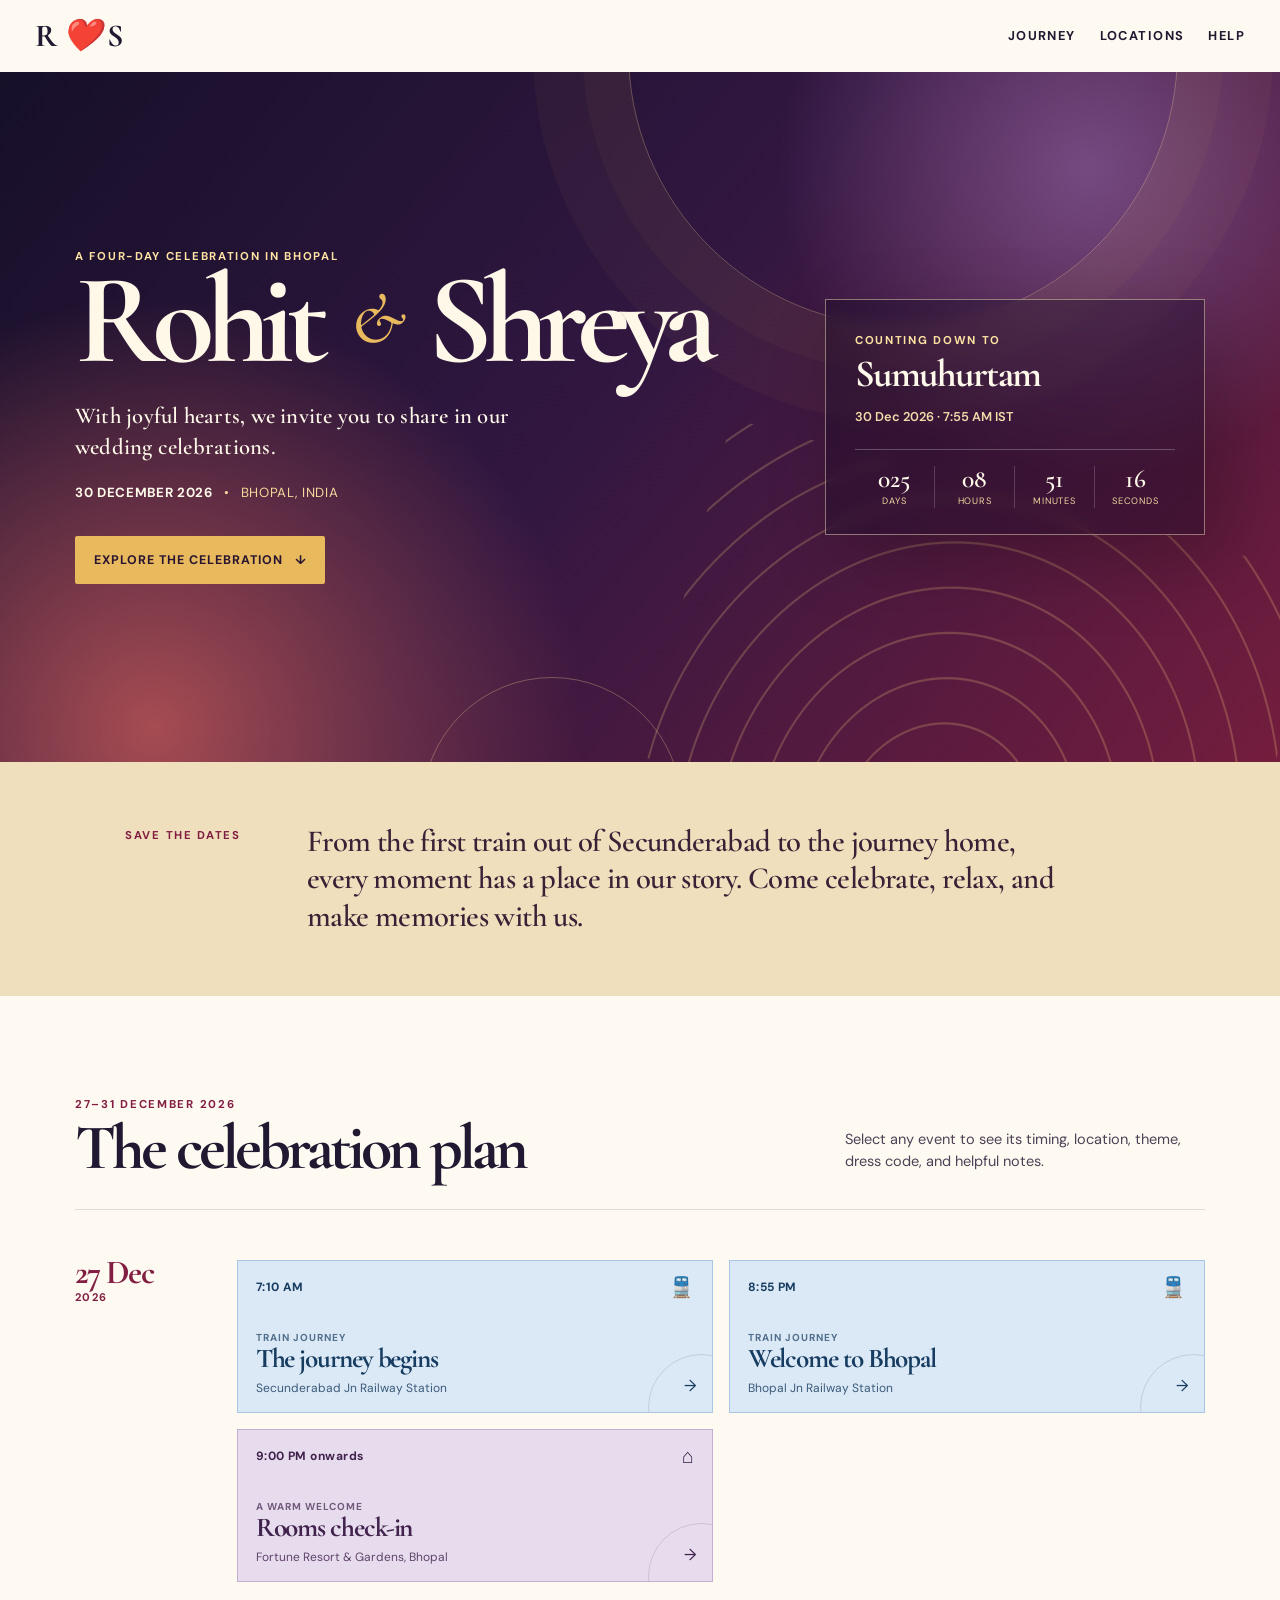
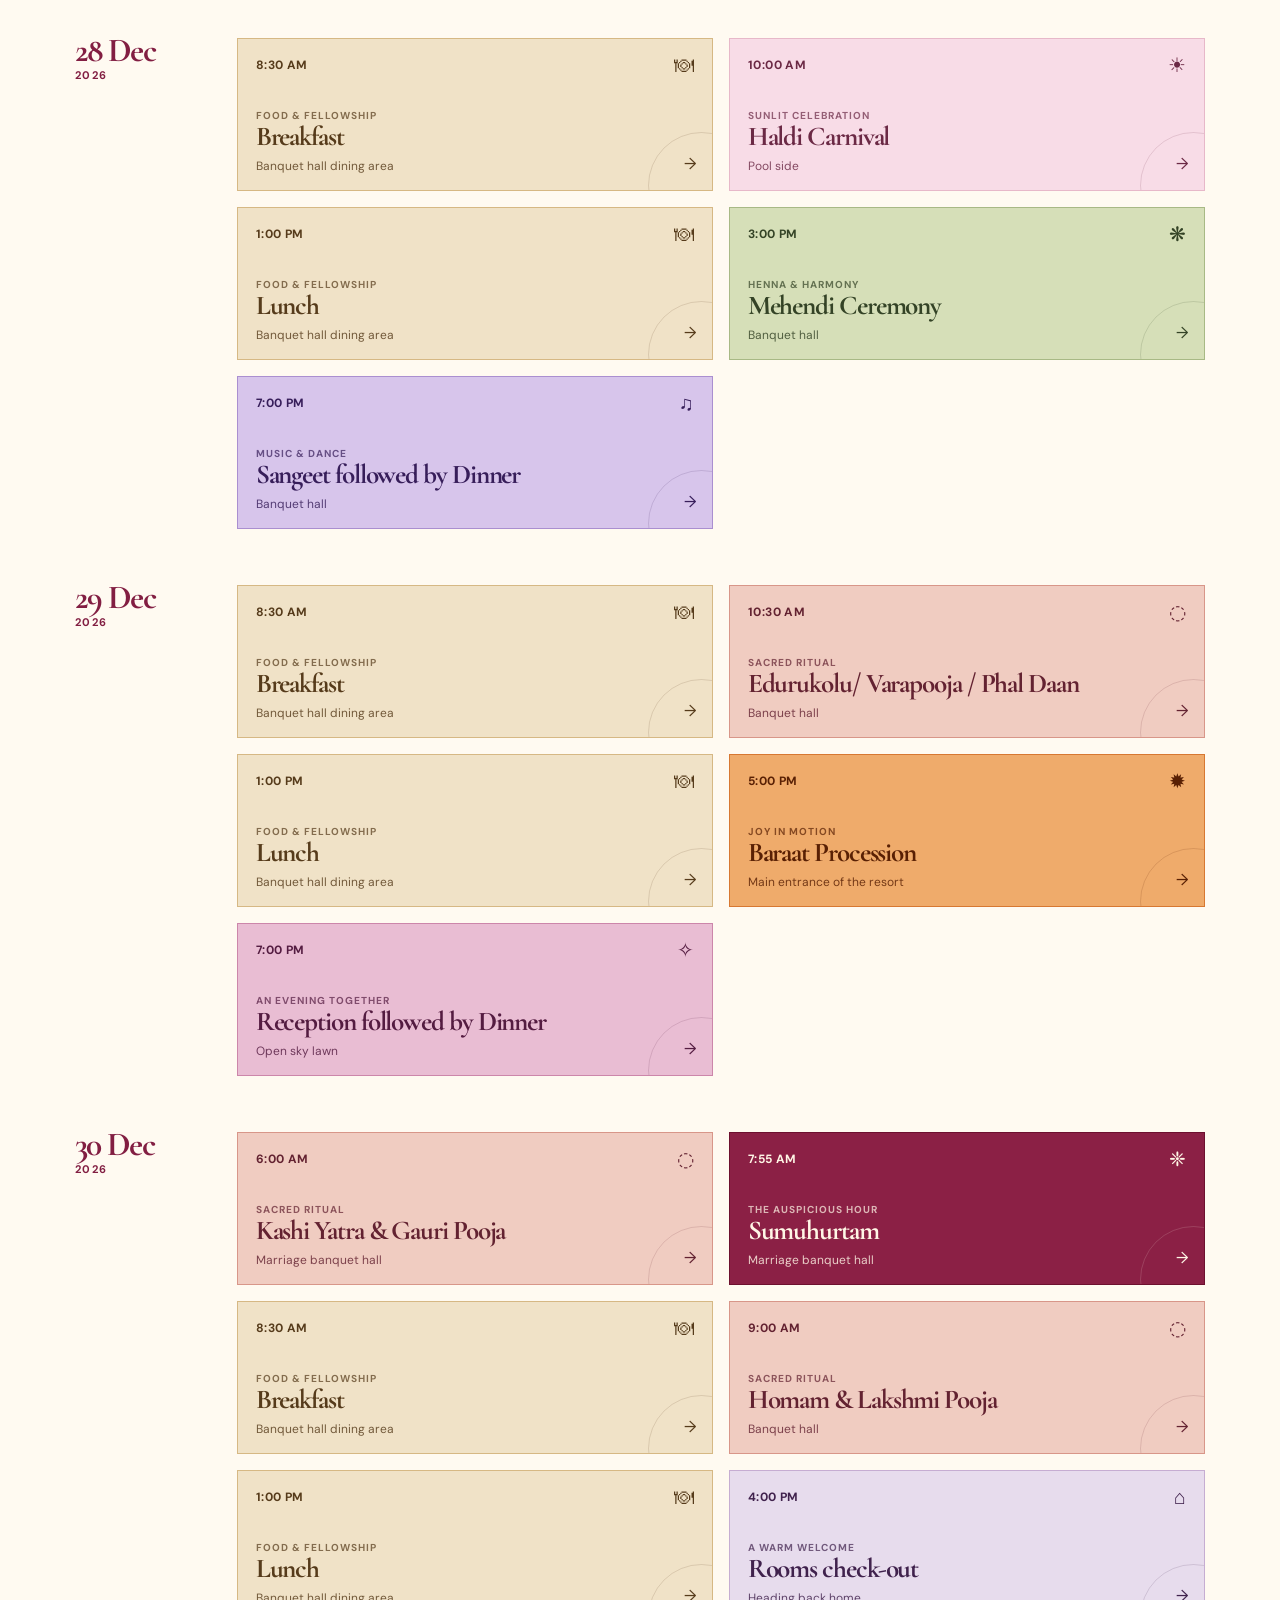
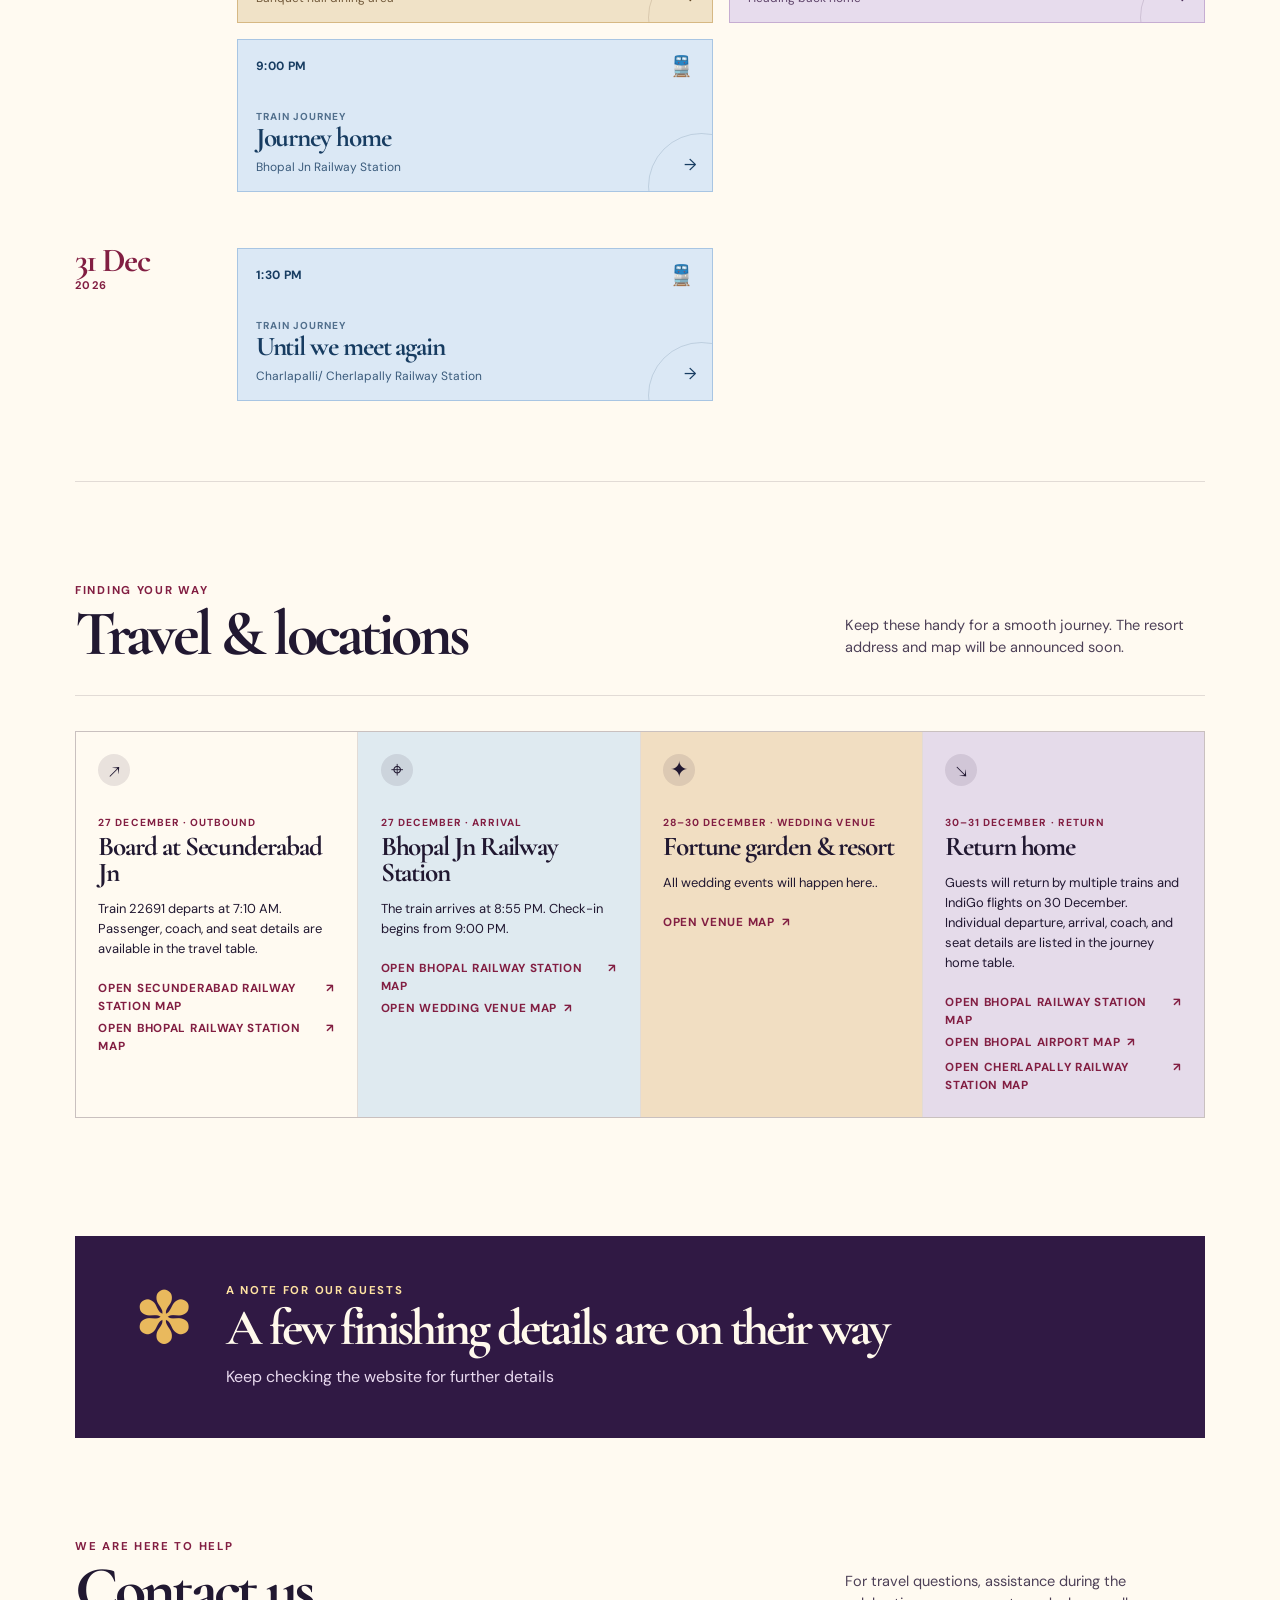
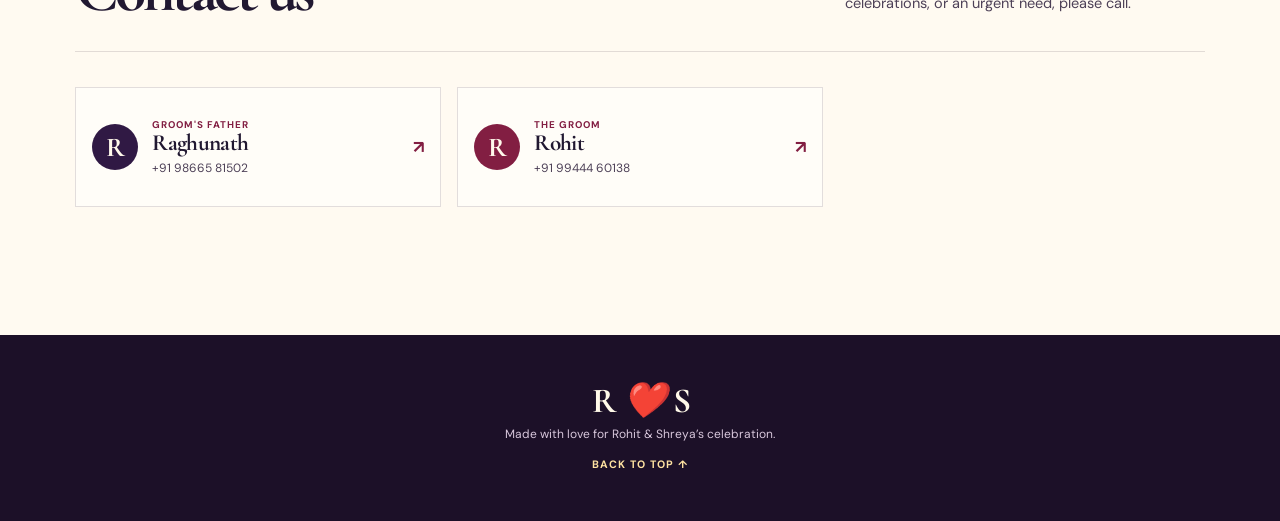
<file: index.html>
<!doctype html>
<html lang="en">
  <head>
    <meta charset="UTF-8" />
    <meta name="viewport" content="width=device-width, initial-scale=1.0" />
    <meta name="theme-color" content="#1d1231" />
    <meta name="description" content="The wedding celebration of Rohit and Shreya in Bhopal, December 2026." />
    <title>Rohit &amp; Shreya | Wedding Celebration</title>

    <!-- WhatsApp, Facebook and other social-sharing preview metadata -->
    <meta property="og:type" content="website" />
    <meta property="og:site_name" content="Rohit &amp; Shreya Wedding Celebration" />
    <meta property="og:title" content="Rohit &amp; Shreya | Wedding Celebration" />
    <meta property="og:description" content="Join us in celebrating the wedding of Rohit and Shreya! 27–31 December 2026 in Bhopal. Explore the celebrations, travel details and room allocations." />
    <meta property="og:url" content="https://rohit-weds-shreya.pages.dev/" />
    <meta property="og:image" content="https://rohit-weds-shreya.pages.dev/thumbnail.png" />
    <meta property="og:image:secure_url" content="https://rohit-weds-shreya.pages.dev/thumbnail.png" />
    <meta property="og:image:type" content="image/png" />
    <meta property="og:image:alt" content="Rohit and Shreya wedding celebration, 30 December 2026, Bhopal" />
    <meta name="twitter:card" content="summary_large_image" />
    <meta name="twitter:title" content="Rohit &amp; Shreya | Wedding Celebration" />
    <meta name="twitter:description" content="Join us in celebrating the wedding of Rohit and Shreya! 27–31 December 2026 in Bhopal." />
    <meta name="twitter:image" content="https://rohit-weds-shreya.pages.dev/thumbnail.png" />

    <link rel="preconnect" href="https://fonts.googleapis.com" />
    <link rel="preconnect" href="https://fonts.gstatic.com" crossorigin />
    <link href="https://fonts.googleapis.com/css2?family=Cormorant+Garamond:ital,wght@0,500;0,600;0,700;1,600&family=DM+Sans:wght@400;500;600;700&display=swap" rel="stylesheet" />
    <link rel="stylesheet" href="styles.css" />
  </head>
  <body id="top">
    <a class="skip-link" href="#journey">Skip to celebration plan</a>
    <header class="site-header">
      <a class="wordmark" href="index.html" aria-label="Rohit and Shreya home">R <span>❤️</span> S</a>
      <nav aria-label="Main navigation">
        <a href="#journey">Journey</a>
        <a href="#locations">Locations</a>
        <a href="#contacts">Help</a>
      </nav>
    </header>

    <main>
      <section class="hero" aria-labelledby="hero-title">
        <div class="hero-orb orb-one" aria-hidden="true"></div>
        <div class="hero-orb orb-two" aria-hidden="true"></div>
        <div class="hero-pattern" aria-hidden="true"></div>
        <div class="hero-copy">
          <p class="eyebrow light">A four-day celebration in Bhopal</p>
          <h1 id="hero-title"><span>Rohit</span><i>&amp;</i><span>Shreya</span></h1>
          <p class="hero-intro">With joyful hearts, we invite you to share in our wedding celebrations.</p>
          <div class="date-lockup" aria-label="Wedding date and city">
            <strong>30 December 2026</strong>
            <span>•</span>
            <span>Bhopal, India</span>
          </div>
          <a class="button button-gold" href="#journey">Explore the celebration <span aria-hidden="true">↓</span></a>
        </div>

        <aside class="countdown-card" aria-label="Countdown to the Sumuhurtam">
          <p class="eyebrow">Counting down to</p>
          <h2>Sumuhurtam</h2>
          <p class="muhurtam-time">30 Dec 2026 · 7:55 AM IST</p>
          <div class="countdown" data-countdown aria-live="polite">
            <div><strong data-days>000</strong><span>Days</span></div>
            <div><strong data-hours>00</strong><span>Hours</span></div>
            <div><strong data-minutes>00</strong><span>Minutes</span></div>
            <div><strong data-seconds>00</strong><span>Seconds</span></div>
          </div>
        </aside>
      </section>

      <section class="intro-band" aria-label="Wedding invitation note">
        <p class="eyebrow">Save the dates</p>
        <p>From the first train out of Secunderabad to the journey home, every moment has a place in our story. Come celebrate, relax, and make memories with us.</p>
      </section>

      <section class="journey section" id="journey" aria-labelledby="journey-title">
        <div class="section-heading">
          <div>
            <p class="eyebrow">27–31 December 2026</p>
            <h2 id="journey-title">The celebration plan</h2>
          </div>
          <p class="section-note">Select any event to see its timing, location, theme, dress code, and helpful notes.</p>
        </div>
        <div id="journey-list" class="journey-list" aria-live="polite"></div>
      </section>

      <section class="location-section section" id="locations" aria-labelledby="locations-title">
        <div class="section-heading">
          <div>
            <p class="eyebrow">Finding your way</p>
            <h2 id="locations-title">Travel &amp; locations</h2>
          </div>
          <p class="section-note">Keep these handy for a smooth journey. The resort address and map will be announced soon.</p>
        </div>
        <div class="location-grid">
          <article class="location-card location-train">
            <span class="icon-badge" aria-hidden="true">↗</span>
            <p class="card-kicker">27 December · Outbound</p>
            <h3>Board at Secunderabad Jn</h3>
            <p>Train 22691 departs at 7:10 AM. Passenger, coach, and seat details are available in the travel table.</p>
            <a class="text-link" href="https://maps.app.goo.gl/dSaFnCo6ekKPRaWr9" target="_blank" rel="noopener">Open Secunderabad railway station map <span aria-hidden="true">↗</span></a>
            <a class="text-link" href="https://maps.app.goo.gl/MjPHqGioGqBx4mKu5" target="_blank" rel="noopener">Open Bhopal railway station map <span aria-hidden="true">↗</span></a>
          </article>
          <article class="location-card location-city">
            <span class="icon-badge" aria-hidden="true">⌖</span>
            <p class="card-kicker">27 December · Arrival</p>
            <h3>Bhopal Jn Railway Station</h3>
            <p>The train arrives at 8:55 PM. Check-in begins from 9:00 PM.</p>
            <a class="text-link" href="https://maps.app.goo.gl/MjPHqGioGqBx4mKu5" target="_blank" rel="noopener">Open Bhopal railway station map <span aria-hidden="true">↗</span></a>
            <a class="text-link" href="https://maps.app.goo.gl/whQkqCExpRoFjbzu7" target="_blank" rel="noopener">Open wedding venue map <span aria-hidden="true">↗</span></a>
          </article>
          <article class="location-card location-venue">
            <span class="icon-badge" aria-hidden="true">✦</span>
            <p class="card-kicker">28–30 December · Wedding venue</p>
            <h3>Fortune garden &amp; resort</h3>
            <p>All wedding events will happen here..</p>
            <a class="text-link" href="https://maps.app.goo.gl/whQkqCExpRoFjbzu7" target="_blank" rel="noopener">Open venue map <span aria-hidden="true">↗</span></a>
          </article>
          <article class="location-card location-return">
            <span class="icon-badge" aria-hidden="true">↘</span>
            <p class="card-kicker">30–31 December · Return</p>
            <h3>Return home</h3>
            <p>Guests will return by multiple trains and IndiGo flights on 30 December. Individual departure, arrival, coach, and seat details are listed in the journey home table.</p>
            <a class="text-link" href="https://maps.app.goo.gl/MjPHqGioGqBx4mKu5" target="_blank" rel="noopener">Open Bhopal railway station map <span aria-hidden="true">↗</span></a>
            <a class="text-link" href="https://maps.app.goo.gl/PZ6iAyUgWeEBEFdw8" target="_blank" rel="noopener">Open Bhopal airport map <span aria-hidden="true">↗</span></a>
            <a class="text-link" href="https://maps.app.goo.gl/GBfrULoSmMxC1pWL6" target="_blank" rel="noopener">Open Cherlapally railway station map <span aria-hidden="true">↗</span></a>
          </article>
        </div>
      </section>

      <section class="guest-note section" aria-labelledby="guest-note-title">
        <div class="note-symbol" aria-hidden="true">✽</div>
        <div>
          <p class="eyebrow">A note for our guests</p>
          <h2 id="guest-note-title">A few finishing details are on their way</h2>
          <p>Keep checking the website for further details</p>
        </div>
      </section>

      <section class="contacts-section section" id="contacts" aria-labelledby="contacts-title">
        <div class="section-heading">
          <div>
            <p class="eyebrow">We are here to help</p>
            <h2 id="contacts-title">Contact us</h2>
          </div>
          <p class="section-note">For travel questions, assistance during the celebrations, or an urgent need, please call.</p>
        </div>
        <div class="contact-grid">
          <a class="contact-card" href="tel:+919866581502">
            <span class="contact-initial">R</span>
            <span><small>Groom's father</small><strong>Raghunath</strong><em>+91 98665 81502</em></span>
            <b aria-hidden="true">↗</b>
          </a>
          <a class="contact-card" href="tel:+919944460138">
            <span class="contact-initial">R</span>
            <span><small>The groom</small><strong>Rohit</strong><em>+91 99444 60138</em></span>
            <b aria-hidden="true">↗</b>
          </a>
        </div>
      </section>
    </main>

    <footer>
      <p class="footer-monogram" aria-hidden="true">R <span>❤️</span> S</p>
      <p>Made with love for Rohit &amp; Shreya’s celebration.</p>
      <a href="#top" class="back-top">Back to top ↑</a>
    </footer>
    <script src="events.js"></script>
    <script src="app.js"></script>
  </body>
</html>
</file>
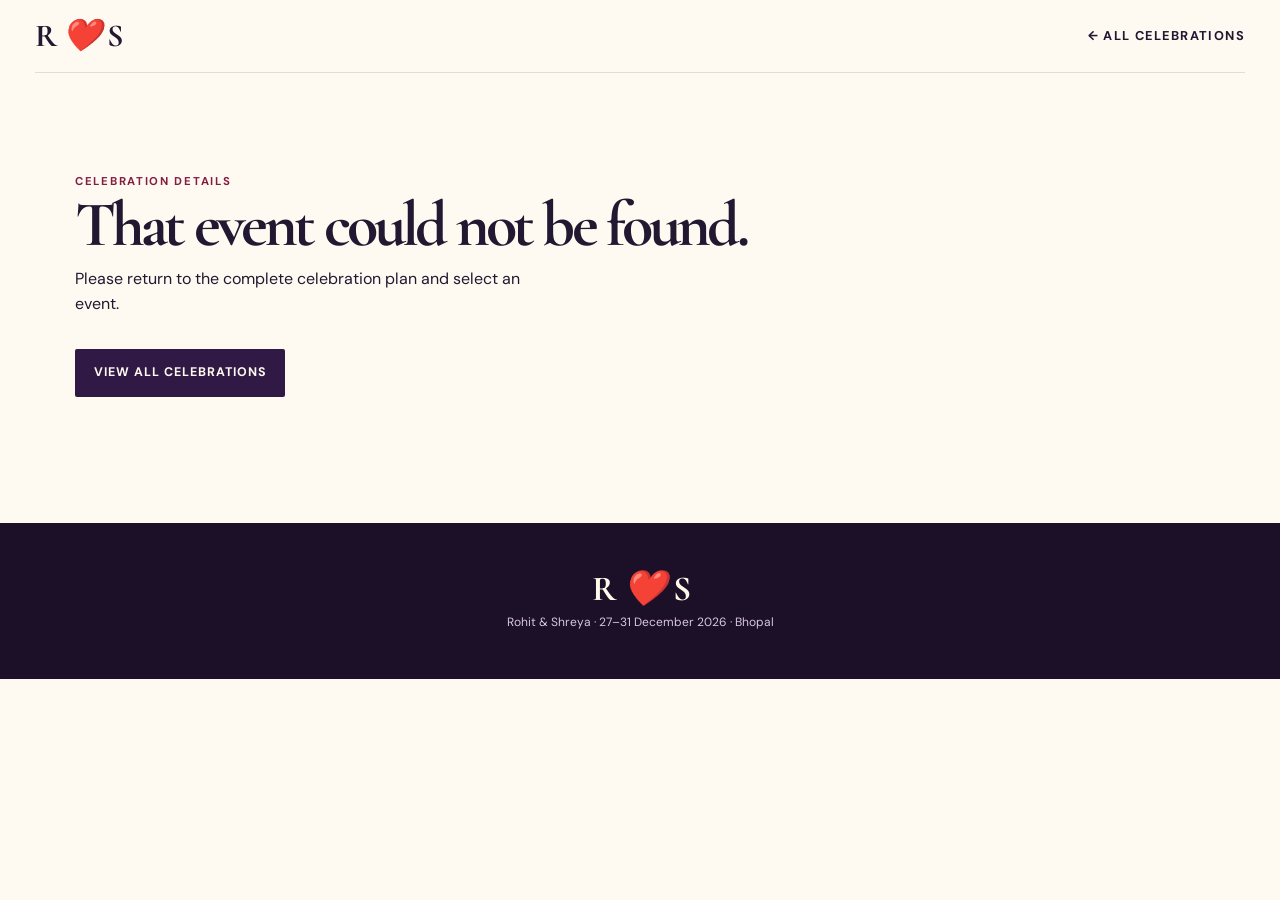
<file: event.html>
<!doctype html>
<html lang="en">
  <head>
    <meta charset="UTF-8" />
    <meta name="viewport" content="width=device-width, initial-scale=1.0" />
    <meta name="theme-color" content="#1d1231" />
    <meta name="description" content="Wedding event details for Rohit and Shreya's celebration." />
    <title>Event details | Rohit &amp; Shreya</title>
    <link rel="preconnect" href="https://fonts.googleapis.com" />
    <link rel="preconnect" href="https://fonts.gstatic.com" crossorigin />
    <link href="https://fonts.googleapis.com/css2?family=Cormorant+Garamond:ital,wght@0,500;0,600;0,700;1,600&family=DM+Sans:wght@400;500;600;700&display=swap" rel="stylesheet" />
    <link rel="stylesheet" href="styles.css" />
  </head>
  <body class="event-page">
    <header class="site-header event-header">
      <a class="wordmark" href="index.html" aria-label="Rohit and Shreya home">R <span>❤️</span> S</a>
      <a class="back-link" href="index.html#journey">← All celebrations</a>
    </header>
    <main id="event-content" aria-live="polite"></main>
    <footer>
      <p class="footer-monogram" aria-hidden="true">R <span>❤️</span> S</p>
      <p>Rohit &amp; Shreya · 27–31 December 2026 · Bhopal</p>
    </footer>
    <script src="events.js"></script>
    <script src="app.js"></script>
  </body>
</html>
</file>
<file: styles.css>
:root {
  --ink: #211831;
  --ink-soft: #4d4057;
  --cream: #fffaf1;
  --paper: #f6efe2;
  --gold: #e9b95d;
  --gold-light: #ffe3a2;
  --wine: #821e42;
  --plum: #301944;
  --line: rgba(50, 30, 52, .14);
  --sans: "DM Sans", Arial, sans-serif;
  --serif: "Cormorant Garamond", Georgia, serif;
}

* { box-sizing: border-box; }
html { scroll-behavior: smooth; }
body { margin: 0; background: var(--cream); color: var(--ink); font-family: var(--sans); font-size: 16px; line-height: 1.55; }
a { color: inherit; }
.skip-link { position: absolute; left: -9999px; top: auto; }
.skip-link:focus { left: 1rem; top: 1rem; z-index: 20; padding: .8rem 1rem; background: #fff; border-radius: 5px; }
.site-header { display: flex; align-items: center; justify-content: space-between; width: min(1210px, calc(100% - 3rem)); margin: 0 auto; padding: 1.25rem 0; }
.wordmark { color: var(--ink); text-decoration: none; font: 700 2rem/1 var(--serif); letter-spacing: -.08em; }
.wordmark span, .footer-monogram span { color: var(--wine); font-style: italic; margin: 0 .1em; }
.site-header nav { display: flex; gap: 1.5rem; }
.site-header nav a, .back-link { color: var(--ink); font-size: .8rem; text-decoration: none; text-transform: uppercase; letter-spacing: .11em; font-weight: 700; }
.site-header nav a:hover, .back-link:hover, .text-link:hover { color: var(--wine); }
.hero { min-height: 690px; position: relative; isolation: isolate; overflow: hidden; display: grid; grid-template-columns: minmax(0, 1fr) 380px; align-items: center; gap: 3rem; padding: clamp(4rem, 9vw, 8rem) max(1.5rem, calc((100vw - 1130px) / 2)); background: radial-gradient(circle at 85% 14%, #754a81 0, transparent 25%), radial-gradient(circle at 12% 95%, #a64c52 0, transparent 33%), linear-gradient(130deg, #161029, #321741 48%, #741d3d); color: #fff8e9; }
.hero-copy { position: relative; z-index: 2; max-width: 690px; }
.eyebrow { margin: 0 0 .55rem; color: var(--wine); font-size: .71rem; line-height: 1.2; text-transform: uppercase; letter-spacing: .15em; font-weight: 700; }
.eyebrow.light { color: var(--gold-light); }
.hero h1 { margin: 0; display: flex; flex-wrap: wrap; align-items: center; gap: .1em .25em; font: 700 clamp(4.5rem, 10vw, 8.7rem)/.76 var(--serif); letter-spacing: -.075em; }
.hero h1 i { color: var(--gold); font-size: .56em; font-weight: 500; }
.hero-intro { max-width: 450px; margin: 2rem 0 1.3rem; font: 600 clamp(1.15rem, 1.8vw, 1.42rem)/1.35 var(--serif); letter-spacing: .01em; }
.date-lockup { display: flex; align-items: center; gap: .7rem; color: #f4d89c; font-size: .83rem; letter-spacing: .05em; text-transform: uppercase; }
.date-lockup strong { color: #fff9e9; }
.button { display: inline-flex; align-items: center; justify-content: center; gap: .75rem; padding: .85rem 1.1rem; border: 1px solid transparent; border-radius: 2px; text-decoration: none; font-size: .78rem; font-weight: 700; letter-spacing: .08em; text-transform: uppercase; transition: transform .2s ease, background .2s ease, border-color .2s ease; }
.button:hover { transform: translateY(-2px); }
.button-gold { margin-top: 2rem; background: var(--gold); color: #291530; }
.button-gold:hover { background: #ffcf71; }
.button-dark { margin-top: 1rem; background: var(--plum); color: #fffaf1; }
.button-outline { border-color: var(--ink); color: var(--ink); }
.button-outline:hover { background: var(--ink); color: var(--cream); }
.countdown-card { position: relative; z-index: 2; width: 100%; padding: 2.1rem 1.8rem 1.6rem; border: 1px solid rgba(255, 239, 193, .45); background: rgba(20, 10, 34, .38); box-shadow: 20px 25px 70px rgba(0, 0, 0, .22); backdrop-filter: blur(7px); }
.countdown-card h2 { margin: 0; color: #fff9eb; font: 700 clamp(2rem, 3vw, 2.55rem)/.94 var(--serif); letter-spacing: -.04em; }
.countdown-card .eyebrow { color: var(--gold-light); }
.muhurtam-time { margin: .9rem 0 1.4rem; color: #f3ddaa; font-size: .8rem; font-weight: 600; }
.countdown { display: grid; grid-template-columns: repeat(4, 1fr); border-top: 1px solid rgba(255,255,255,.25); padding-top: 1rem; }
.countdown > div { display: grid; gap: .15rem; text-align: center; border-right: 1px solid rgba(255,255,255,.18); }
.countdown > div:last-child { border-right: 0; }
.countdown strong { color: #fff9e9; font: 600 clamp(1.25rem, 2vw, 1.7rem)/1 var(--serif); }
.countdown span { color: #efd7a0; font-size: .58rem; text-transform: uppercase; letter-spacing: .08em; }
.countdown-complete { grid-column: 1 / -1; margin: 0; color: #fff9eb; font: 600 1.3rem/1.2 var(--serif); text-align: center; }
.hero-orb { position: absolute; z-index: -1; border: 1px solid rgba(255, 221, 148, .3); border-radius: 50%; }
.orb-one { width: 550px; height: 550px; top: -295px; right: 8%; box-shadow: 0 0 0 45px rgba(232, 185, 93, .04), 0 0 0 95px rgba(232, 185, 93, .035); animation: drift 11s ease-in-out infinite; }
.orb-two { width: 260px; height: 260px; bottom: -175px; left: 33%; animation: drift 9s ease-in-out -3s infinite reverse; }
.hero-pattern { position: absolute; z-index: -1; bottom: -80px; right: -10px; width: min(48vw, 620px); height: 350px; opacity: .72; background: repeating-radial-gradient(ellipse at bottom, transparent 0 18px, rgba(255, 214, 126, .31) 19px 20px, transparent 21px 40px); transform: rotate(15deg); }
@keyframes drift { 50% { transform: translate3d(18px, 22px, 0) rotate(7deg); } }
.intro-band { display: grid; grid-template-columns: 150px minmax(0, 750px); gap: 2rem; align-items: start; padding: 3.8rem max(1.5rem, calc((100vw - 1030px) / 2)); background: #f0dfbd; color: #3a2136; }
.intro-band .eyebrow { margin-top: .4rem; }
.intro-band > p:last-child { margin: 0; font: 600 clamp(1.4rem, 2.4vw, 2rem)/1.22 var(--serif); letter-spacing: -.02em; }
.section { width: min(1130px, calc(100% - 3rem)); margin: 0 auto; padding: clamp(4.5rem, 8vw, 7rem) 0; }
.section-heading { display: flex; align-items: end; justify-content: space-between; gap: 2rem; padding-bottom: 2.2rem; border-bottom: 1px solid var(--line); }
.section h2, .not-found h1 { margin: 0; font: 700 clamp(2.7rem, 5vw, 4.4rem)/.83 var(--serif); letter-spacing: -.06em; }
.section-note { max-width: 360px; margin: 0; color: var(--ink-soft); font-size: .91rem; }
.journey { padding-bottom: 2.5rem; }
.journey-list { padding-top: 2.1rem; }
.day-schedule { display: grid; grid-template-columns: 130px 1fr; gap: 2rem; padding: 1rem 0 2.5rem; }
.day-marker { display: grid; align-content: start; gap: .15rem; color: var(--wine); }
.day-marker strong { font: 700 2.1rem/.8 var(--serif); letter-spacing: -.05em; }
.day-marker span { font-size: .69rem; font-weight: 700; letter-spacing: .12em; }
.events-grid { display: grid; grid-template-columns: repeat(2, minmax(0, 1fr)); gap: 1rem; }
.event-card { min-height: 153px; position: relative; display: flex; flex-direction: column; justify-content: space-between; overflow: hidden; padding: 1.05rem 1.1rem .9rem; border: 1px solid var(--event-border, rgba(44,27,43,.12)); background: var(--event-bg, #fff); color: var(--event-ink, var(--ink)); text-decoration: none; transition: transform .2s ease, box-shadow .2s ease; }
.event-card::after { content: ""; position: absolute; width: 105px; height: 105px; right: -43px; bottom: -49px; border: 1px solid currentColor; border-radius: 50%; opacity: .15; }
.event-card:hover { transform: translateY(-3px); box-shadow: 0 15px 25px rgba(47, 24, 44, .11); }
.event-time { display: flex; align-items: center; justify-content: space-between; color: inherit; font-size: .75rem; font-weight: 700; letter-spacing: .04em; }
.event-time span { font: 1.25rem/1 var(--serif); }
.event-card-body { position: relative; z-index: 1; }
.event-type { margin: 0 0 .1rem; font-size: .63rem; font-weight: 700; letter-spacing: .1em; text-transform: uppercase; opacity: .7; }
.event-card h3 { margin: 0; font: 700 1.7rem/.9 var(--serif); letter-spacing: -.04em; }
.event-card-body > p:last-child { margin: .45rem 0 0; font-size: .75rem; opacity: .82; }
.event-arrow { position: absolute; z-index: 2; right: 1rem; bottom: .8rem; font-size: 1rem; }
.theme-journey { --event-bg: #dbe8f5; --event-ink: #173c61; --event-border: #a8c5e3; }
.theme-welcome { --event-bg: #e7dced; --event-ink: #40224d; --event-border: #c6add2; }
.theme-dining { --event-bg: #f0e2c7; --event-ink: #563b1b; --event-border: #d6b884; }
.theme-haldi { --event-bg: #f8dce7; --event-ink: #6b2945; --event-border: #e7b8c9; }
.theme-mehendi { --event-bg: #d6dfb8; --event-ink: #344326; --event-border: #a8b985; }
.theme-sangeet { --event-bg: #d7c5eb; --event-ink: #371e5a; --event-border: #aa8fd0; }
.theme-pooja { --event-bg: #f0ccc1; --event-ink: #632231; --event-border: #d89689; }
.theme-baraat { --event-bg: #efab6b; --event-ink: #592004; --event-border: #d77832; }
.theme-reception { --event-bg: #e9bdd3; --event-ink: #541c41; --event-border: #cc86aa; }
.theme-muhurtam { --event-bg: #8b2045; --event-ink: #fff6e6; --event-border: #6d102f; }
.location-section { border-top: 1px solid var(--line); }
.location-grid { display: grid; grid-template-columns: repeat(4, 1fr); gap: 1px; margin-top: 2.2rem; background: var(--line); border: 1px solid var(--line); }
.location-card { min-height: 295px; padding: 1.4rem; background: #fffaf1; }
.location-card:nth-child(2) { background: #dfeaf0; }
.location-card:nth-child(3) { background: #f1dec2; }
.location-card:nth-child(4) { background: #e5dbea; }
.icon-badge { display: grid; place-items: center; width: 32px; height: 32px; border-radius: 50%; background: rgba(44,23,53,.1); font: 1.4rem/1 var(--serif); }
.card-kicker { margin: 1.8rem 0 .2rem; color: var(--wine); font-size: .64rem; font-weight: 700; letter-spacing: .1em; text-transform: uppercase; }
.location-card h3 { margin: 0; font: 700 1.7rem/.95 var(--serif); letter-spacing: -.04em; }
.location-card > p:not(.card-kicker) { margin: .8rem 0 1rem; font-size: .81rem; }
.text-link { display: inline-flex; gap: .45rem; color: var(--wine); font-size: .73rem; font-weight: 700; text-decoration: none; text-transform: uppercase; letter-spacing: .06em; }
.status-pill { display: inline-block; padding: .4rem .55rem; background: rgba(72,39,63,.1); color: #553544; font-size: .63rem; font-weight: 700; letter-spacing: .055em; text-transform: uppercase; }
.status-pill.large { margin-top: .4rem; font-size: .69rem; }
.guest-note { display: grid; grid-template-columns: 82px minmax(0, 1fr); gap: 1.3rem; margin-top: 1rem; padding: 3rem; background: var(--plum); color: #fff9ec; }
.guest-note .eyebrow { color: var(--gold-light); }
.guest-note h2 { color: #fff9ec; font-size: clamp(2.2rem, 4vw, 3.6rem); }
.guest-note p:last-child { max-width: 690px; margin: 1rem 0 0; color: #e8d9ef; }
.note-symbol { color: var(--gold); font: 4.5rem/1 var(--serif); text-align: center; }
.contacts-section { padding-bottom: clamp(5rem, 10vw, 9rem); }
.contact-grid { display: grid; grid-template-columns: repeat(3, 1fr); gap: 1rem; margin-top: 2.2rem; }
.contact-card { display: grid; grid-template-columns: 46px 1fr auto; gap: .9rem; align-items: center; min-height: 120px; padding: 1rem; border: 1px solid var(--line); background: #fffdf8; text-decoration: none; transition: transform .2s ease, border-color .2s ease; }
.contact-card:hover { transform: translateY(-2px); border-color: var(--wine); }
.contact-initial { display: grid; place-items: center; width: 46px; height: 46px; border-radius: 50%; background: var(--plum); color: #fff9eb; font: 700 1.7rem/1 var(--serif); }
.contact-card:nth-child(2) .contact-initial { background: var(--wine); }
.contact-card:nth-child(3) .contact-initial { background: #a66e32; }
.contact-card span:nth-child(2) { display: grid; }
.contact-card small { color: var(--wine); font-size: .61rem; font-weight: 700; letter-spacing: .1em; text-transform: uppercase; }
.contact-card strong { font: 700 1.45rem/.95 var(--serif); letter-spacing: -.03em; }
.contact-card em { margin-top: .32rem; color: var(--ink-soft); font-size: .75rem; font-style: normal; }
.contact-card b { color: var(--wine); font-size: 1.1rem; }
footer { display: grid; place-items: center; gap: .4rem; padding: 3rem 1.5rem; background: #1c1028; color: #d8c7dc; text-align: center; }
.footer-monogram { margin: 0; color: #fff9e9; font: 700 2.2rem/1 var(--serif); letter-spacing: -.08em; }
footer p:not(.footer-monogram) { margin: 0; font-size: .75rem; }
.back-top { margin-top: .4rem; color: var(--gold-light); font-size: .67rem; font-weight: 700; letter-spacing: .1em; text-decoration: none; text-transform: uppercase; }

/* Event detail page */
.event-header { border-bottom: 1px solid var(--line); }
.event-hero { --event-bg: #f0dfbd; --event-ink: var(--ink); position: relative; isolation: isolate; overflow: hidden; display: grid; grid-template-columns: minmax(0, 1fr) minmax(220px, 315px); gap: 2.5rem; align-items: end; min-height: 455px; padding: clamp(4rem, 8vw, 7rem) max(1.5rem, calc((100vw - 1130px) / 2)); background: var(--event-bg); color: var(--event-ink); }

/* Keep the complete event card and its detail-page hero in the selected function colours. */
.event-hero.theme-haldi { --event-bg: #f8dce7; --event-ink: #6b2945; --event-border: #e7b8c9; }
.event-hero.theme-mehendi { --event-bg: #d6dfb8; --event-ink: #344326; --event-border: #a8b985; }
.event-hero::before { content: ""; position: absolute; z-index: -1; width: min(65vw, 800px); height: min(65vw, 800px); top: -420px; right: -120px; border: 1px solid currentColor; border-radius: 50%; opacity: .15; box-shadow: 0 0 0 60px transparent, 0 0 0 61px currentColor, 0 0 0 120px transparent, 0 0 0 121px currentColor; }
.event-hero .eyebrow { color: currentColor; opacity: .75; }
.event-theme-label { margin: .2rem 0 1rem; font-size: .75rem; font-weight: 700; letter-spacing: .1em; text-transform: uppercase; }
.event-hero h1 { max-width: 750px; margin: 0; font: 700 clamp(4rem, 9vw, 7.4rem)/.78 var(--serif); letter-spacing: -.075em; }
.event-summary { max-width: 570px; margin: 1.5rem 0 0; font: 600 clamp(1.1rem, 2vw, 1.45rem)/1.3 var(--serif); }
.event-stamp { position: relative; z-index: 1; display: grid; gap: .4rem; padding: 1.3rem; border: 1px solid currentColor; background: rgba(255,255,255,.16); }
.event-stamp strong { font: 700 2.4rem/.9 var(--serif); letter-spacing: -.045em; }
.event-stamp span { font-size: .78rem; font-weight: 600; }
.event-hero-art { position: absolute; z-index: -1; top: -20px; right: 14%; font: clamp(13rem, 28vw, 23rem)/1 var(--serif); opacity: .11; }
.event-details { display: grid; grid-template-columns: minmax(0, 1fr) 300px; gap: clamp(2.5rem, 7vw, 7rem); align-items: start; }
.detail-main h2 { max-width: 600px; }
.detail-list { margin: 2rem 0 1.7rem; padding: 0; list-style: none; border-top: 1px solid var(--line); }
.detail-list li { padding: .9rem 0 .9rem 1.7rem; border-bottom: 1px solid var(--line); position: relative; font-size: .91rem; }
.detail-list li::before { content: "✦"; position: absolute; left: 0; color: var(--wine); }
.detail-actions { display: flex; flex-wrap: wrap; gap: .8rem; }
.help-panel { padding: 1.6rem; background: #efe2c8; color: #382234; }
.help-panel h3 { margin: 0; font: 700 2rem/.93 var(--serif); letter-spacing: -.04em; }
.help-panel p:not(.eyebrow) { margin: 1rem 0; font-size: .86rem; }
.help-panel a { color: var(--wine); font-size: .78rem; font-weight: 700; }
.not-found { min-height: 50vh; }
.not-found p:not(.eyebrow) { max-width: 480px; }

@media (max-width: 850px) {
  .hero { min-height: 0; grid-template-columns: 1fr; gap: 3.2rem; padding-top: 5rem; padding-bottom: 4.5rem; }
  .countdown-card { max-width: 470px; }
  .location-grid { grid-template-columns: repeat(2, 1fr); }
  .contact-grid { grid-template-columns: 1fr; }
  .event-details { grid-template-columns: 1fr; }
  .help-panel { max-width: 450px; }
}
@media (max-width: 620px) {
  .site-header { width: min(100% - 2rem, 1210px); padding: 1rem 0; }
  .site-header nav { gap: .8rem; }
  .site-header nav a { font-size: .62rem; }
  .hero { padding: 4rem 1rem 3rem; }
  .hero h1 { font-size: clamp(4.2rem, 22vw, 6.2rem); }
  .intro-band { grid-template-columns: 1fr; gap: .4rem; padding: 2.5rem 1rem; }
  .section { width: min(100% - 2rem, 1130px); padding: 3.7rem 0; }
  .section-heading { display: grid; gap: 1rem; padding-bottom: 1.5rem; }
  .section-note { max-width: 100%; }
  .day-schedule { grid-template-columns: 1fr; gap: .9rem; padding-bottom: 2rem; }
  .day-marker { display: flex; align-items: baseline; gap: .5rem; }
  .events-grid, .location-grid { grid-template-columns: 1fr; }
  .event-card { min-height: 140px; }
  .guest-note { grid-template-columns: 1fr; padding: 2rem 1.3rem; }
  .note-symbol { text-align: left; font-size: 3rem; }
  .event-hero { grid-template-columns: 1fr; gap: 2rem; min-height: 0; padding: 4rem 1rem 3rem; }
  .event-hero h1 { font-size: clamp(3.7rem, 16vw, 5.7rem); }
  .event-stamp { max-width: 360px; }
  .event-details { padding-top: 3.7rem; }
}
@media (prefers-reduced-motion: reduce) { *, *::before, *::after { scroll-behavior: auto !important; animation-duration: .01ms !important; animation-iteration-count: 1 !important; transition-duration: .01ms !important; } }


/* Room allocation table */
.room-section {
  width: 100%;
  margin: 2rem 0 1.8rem;
}

.room-heading {
  margin: 0 0 .55rem;
  color: var(--ink);
  font: 700 1.8rem/1.1 var(--serif);
}

.room-note {
  margin: 0 0 1.1rem;
  color: var(--ink-soft);
  font-size: .84rem;
}

.room-table-wrapper {
  width: 100%;
  overflow-x: auto;
  border: 1px solid var(--line);
  background: #fffdf8;
}

.room-table {
  width: 100%;
  min-width: 760px;
  border-collapse: collapse;
  background: #fffdf8;
  font-size: .84rem;
  text-align: left;
}

.room-table th {
  padding: .85rem .75rem;
  background: #efe2c8;
  color: var(--wine);
  font-size: .68rem;
  font-weight: 700;
  text-transform: uppercase;
  letter-spacing: .045em;
  white-space: nowrap;
}

.room-table td {
  padding: .72rem .75rem;
  border-bottom: 1px solid var(--line);
  color: var(--ink);
  vertical-align: top;
}

.room-table tbody tr:last-child td {
  border-bottom: 0;
}

.room-table tbody tr:nth-child(even) {
  background: rgba(239, 226, 200, .22);
}

/* Unified passenger travel table */
.passenger-section {
  width: 100%;
  margin: 2rem 0 1.8rem;
}

.passenger-heading {
  margin: 0 0 1.2rem;
  color: var(--ink);
  font: 700 1.8rem/1.1 var(--serif);
}

.passenger-table-wrapper {
  width: 100%;
  overflow-x: auto;
  border: 1px solid var(--line);
  background: #fffdf8;
}

.passenger-table {
  width: 100%;
  min-width: 1180px;
  border-collapse: collapse;
  background: #fffdf8;
  font-size: .84rem;
  text-align: left;
}

.passenger-table th {
  padding: .85rem .75rem;
  background: #efe2c8;
  color: var(--wine);
  font-size: .68rem;
  font-weight: 700;
  text-transform: uppercase;
  letter-spacing: .045em;
  white-space: nowrap;
}

.passenger-table td {
  padding: .78rem .75rem;
  border-bottom: 1px solid var(--line);
  color: var(--ink);
  vertical-align: top;
}

.passenger-table tbody tr:last-child td {
  border-bottom: 0;
}

.passenger-table th:nth-child(2),
.passenger-table th:nth-child(3),
.passenger-table th:nth-child(4),
.passenger-table th:nth-child(5),
.passenger-table th:nth-child(6),
.passenger-table th:nth-child(7),
.passenger-table th:nth-child(8),
.passenger-table th:nth-child(9),
.passenger-table td:nth-child(2),
.passenger-table td:nth-child(3),
.passenger-table td:nth-child(4),
.passenger-table td:nth-child(5),
.passenger-table td:nth-child(6),
.passenger-table td:nth-child(7),
.passenger-table td:nth-child(8),
.passenger-table td:nth-child(9) {
  text-align: center;
  white-space: nowrap;
}

.passenger-table tbody tr:hover {
  background: #f8f0e3;
}

/* Keep decorative detail-list markers out of table cells. */
.passenger-table tr::before,
.passenger-table td::before,
.passenger-table th::before {
  content: none !important;
}

@media (max-width: 620px) {
  .passenger-heading {
    font-size: 1.6rem;
  }

  .passenger-table {
    font-size: .78rem;
  }

  .passenger-table th,
  .passenger-table td {
    padding: .7rem .55rem;
  }
}
</file>
